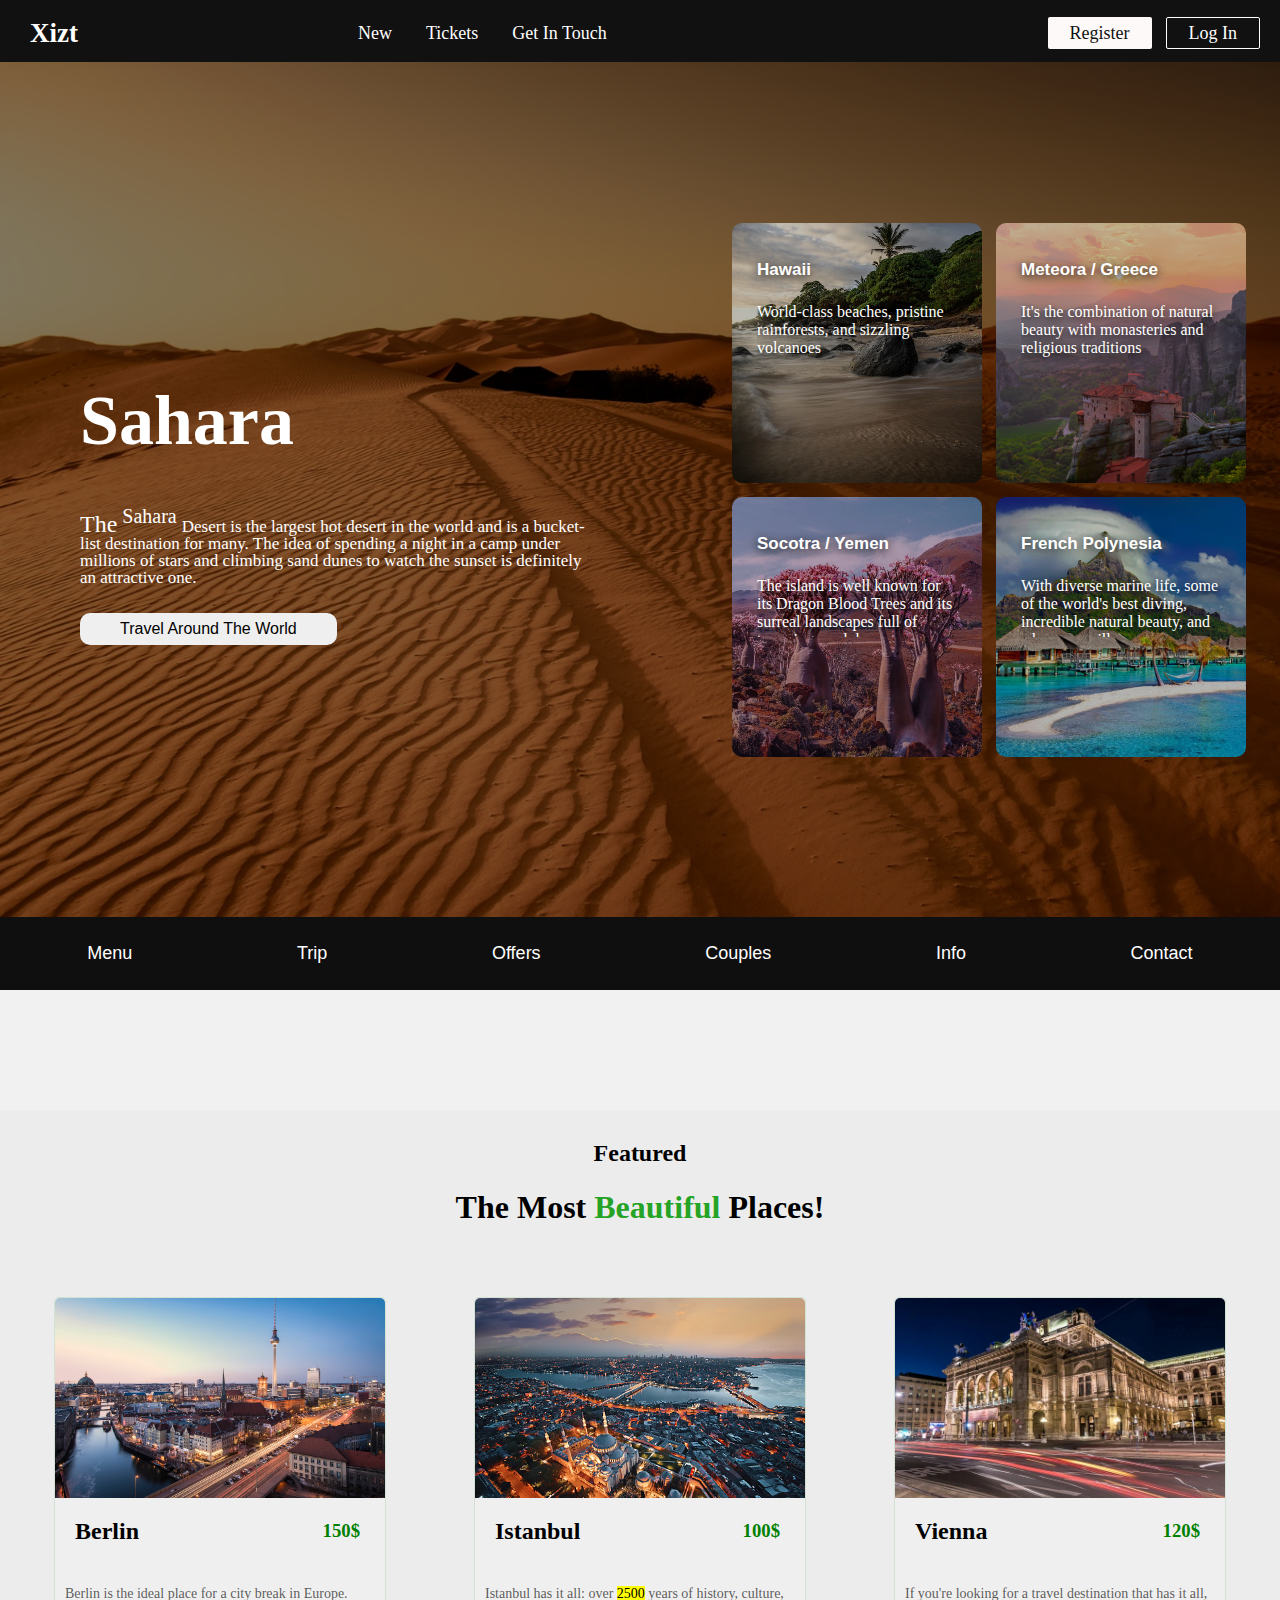
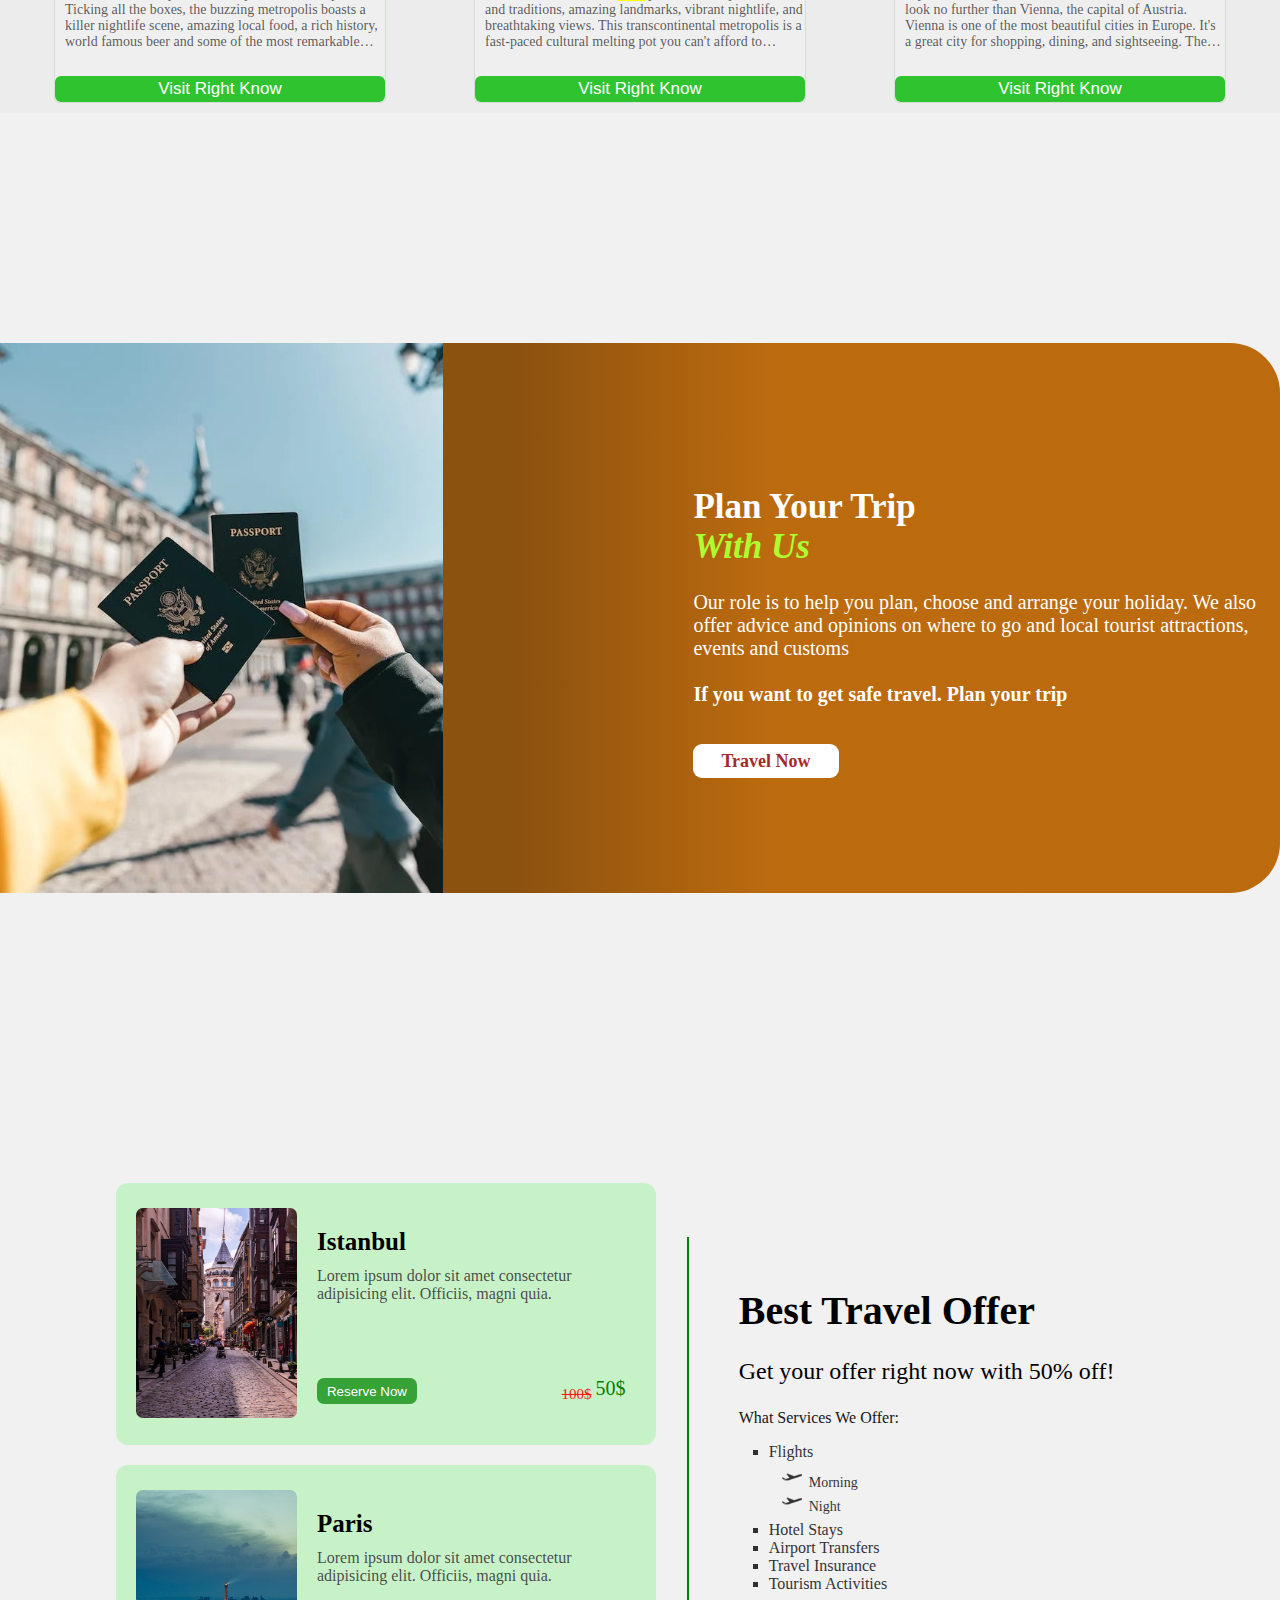
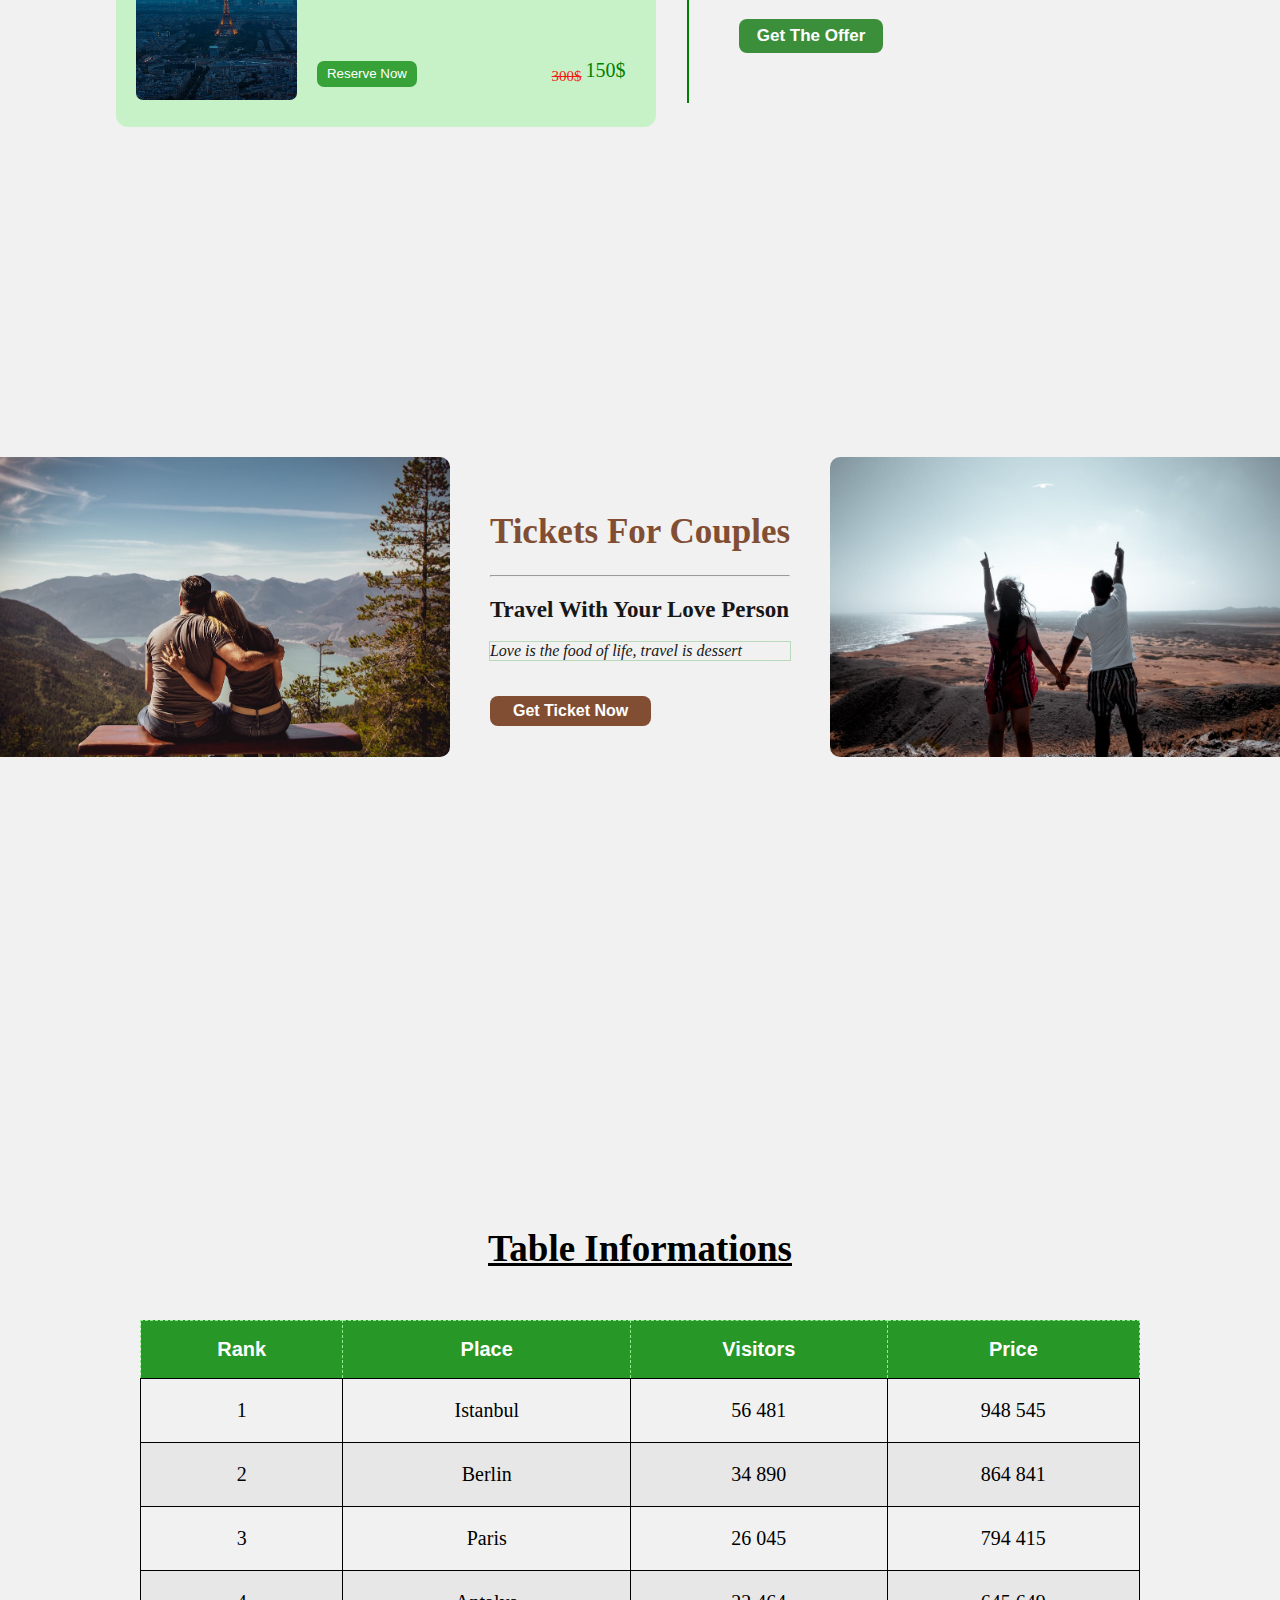
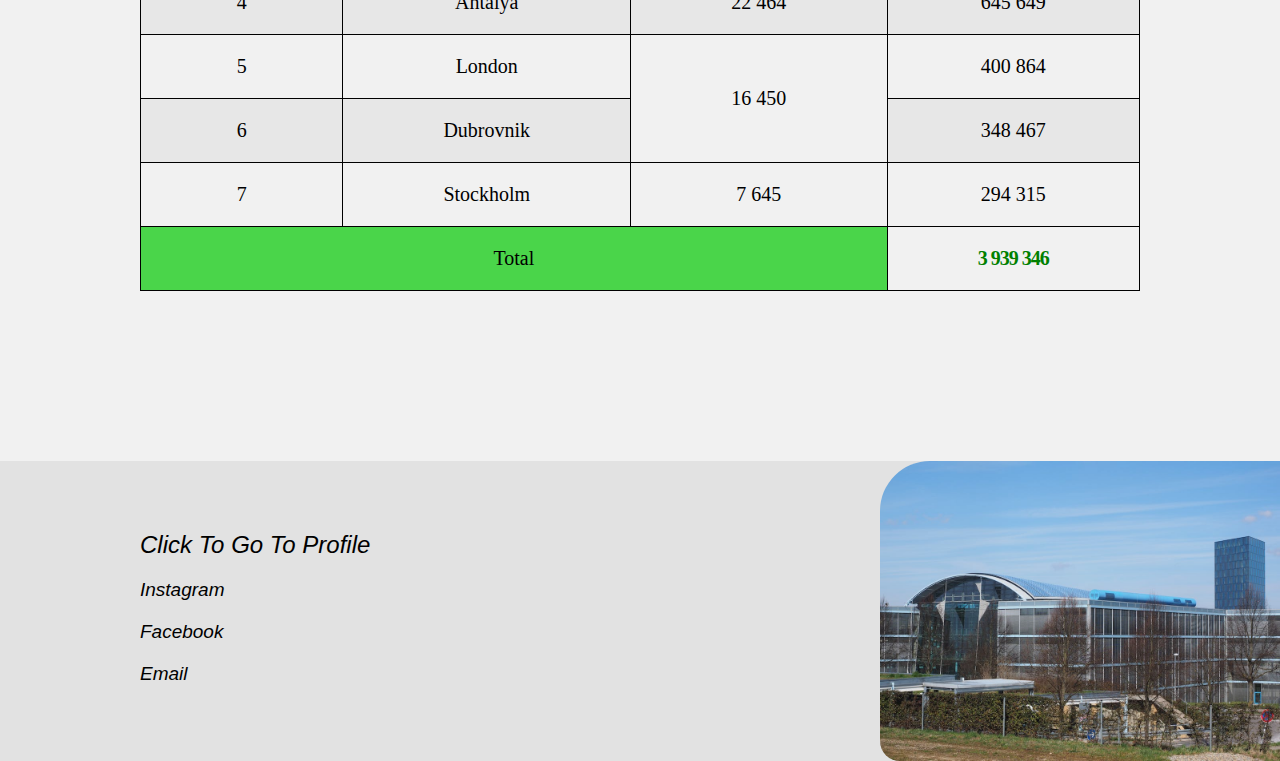
<file: Projekti/index.html>
<!DOCTYPE html>
<html lang="en">
<head>
    <meta charset="UTF-8">
    <meta http-equiv="X-UA-Compatible" content="IE=edge">
    <meta name="viewport" content="width=device-width, initial-scale=1.0">
    <title>Xizt</title>
    <link rel="stylesheet" href="style.css">
    <script>
        alert("Welcome")
    </script>
</head>
<body>
    <nav>
        <h1 id="company-name">Xizt</h1>
        <div class="nav-list" id="nav-list">
            <ul class="nav-menu" id="nav-menu">
                <li><a href="./new.html">New</a></li>
                <li><a href="./tickets.html">Tickets</a></li>
                <li><a href="./contact-us.html">Get In Touch</a></li>
            </ul>
            <ul class="sign-in" id="sign-in">
                <li id="register-btn"><a href="./register.html">Register</a></li>
                <li id="log-in-btn"><a href="./log-in.html">Log In</a></li>
            </ul>
        </div>
        <div class="hamburger" id="hamburger">
            <span></span>
            <span></span>
            <span></span>
        </div>
    </nav>

    <header>
        <div class="description">
            <h1>Sahara</h1>
            <p style="font-family:Georgia, 'Times New Roman', Times, serif; line-height: 17px"><font size="5">The<sup> Sahara </sup></font> Desert is the largest hot desert in the world and is a bucket-list destination for many. The idea of spending a night in a camp under millions of stars and climbing sand dunes to watch the sunset is definitely an attractive one.            </p>
            <button id="link-btn" onclick='location.href="./register.html"'>Travel Around The World</button>
        </div>
        <div class="col-images">
            <div class="col-cart" style="background-image: linear-gradient(rgba(0,0,0,0.25),rgba(0,0,0,0.3)), url('./images/hawaii.jpg');">
                <h4>Hawaii</h4>
                <p>World-class beaches, pristine rainforests, and sizzling volcanoes</p>
            </div>
            <div class="col-cart" style="background-image: linear-gradient(rgba(0,0,0,0.25),rgba(0,0,0,0.3)), url('./images/meteora-greece.jpg');">
                <h4>Meteora / Greece</h4>
                <p>It's the combination of natural beauty with monasteries and religious traditions</p>
            </div>
            <div class="col-cart" style="background-image: linear-gradient(rgba(0,0,0,0.25),rgba(0,0,0,0.3)), url('./images/socotra-yemen.jpg');">
                <h4>Socotra / Yemen</h4>
                <p>
                    The island is well known for its Dragon Blood Trees and its surreal landscapes full of towering sand dunes
                </p>
            </div>
            <div class="col-cart" style="background-image: linear-gradient(rgba(0,0,0,0.25),rgba(0,0,0,0.3)), url('./images/french-polynesia.jpg');">
                <h4>French Polynesia</h4>
                <p>
                    With diverse marine life, some of the world's best diving, incredible natural beauty, and a heavy vanilla    
                </p>
            </div>
        </div>
    </header>
    
    <div class="home-nav">
        <ul class="home-nav-menu">
            <li><a href="#menu">Menu</a></li>
            <li><a href="#trip">Trip</a></li>
            <li><a href="#offers">Offers</a></li>
            <li><a href="#couples">Couples</a></li>
            <li><a href="#info">Info</a></li>
            <li><a href="#contact">Contact</a></li>
        </ul>
    </div>

    <main id="menu">
        <h2>Featured</h2>
        <h1>The Most <span id="beautiful">Beautiful</span> Places!</h1>
        <div class="places">
            <div class="cart">
                <div class="background-image" style="background-image: url('./images/berlin.jpg')"></div>
                <div class="country-price">
                    <h2>Berlin</h2>
                    <h3>150$</h3>
                </div>
                <div class="places-description">
                    <p>
                        Berlin is the ideal place for a city break in Europe. Ticking all the boxes, the buzzing metropolis boasts a killer nightlife scene, amazing local food, a rich history, world famous beer and some of the most remarkable sights and museums in the world
                    </p>
                    <button>Visit Right Know</button>
                </div>
            </div>
            <div class="cart">
                <div class="background-image" style="background-image: url('./images/turkey.jpg')"></div>
                <div class="country-price">
                    <h2>Istanbul</h2>
                    <h3>100$</h3>
                </div>
                <div class="places-description">
                    <p>
                        Istanbul has it all: over <mark>2500</mark> years of history, culture, and traditions, amazing landmarks, vibrant nightlife, and breathtaking views. This transcontinental metropolis is a fast-paced cultural melting pot you can't afford to miss.The most famous landmarks are Hagia Sophia tour, the house of the Ottoman Sultans: Topkapı Palace, with its blue ceramics:
                    </p>
                    <button>Visit Right Know</button>
                </div>
            </div>
            <div class="cart">
                <div class="background-image" style="background-image: url('./images/vienna.jpg')"></div>
                <div class="country-price">
                    <h2>Vienna</h2>
                    <h3>120$</h3>
                </div>
                <div class="places-description">
                    <p>
                        If you're looking for a travel destination that has it all, look no further than Vienna, the capital of Austria. Vienna is one of the most beautiful cities in Europe. It's a great city for shopping, dining, and sightseeing. The City of Vienna offers an incredible mix of culture, food and history.
                    </p>
                    <button>Visit Right Know</button>
                </div>
            </div>
        </div>
    </main>

    <section id="trip">
        <img src="./images/travel-with-us.png" width="970px" height="550px" alt="Travel With Us" title="travel-with-us">
        <div class="section-text">
            <h1>Plan Your Trip<br /> <i id="with-us">With Us</i></h1>
            <p>Our role is to help you plan, choose and arrange your holiday.
                We also offer advice and opinions on where to go and local tourist attractions, events and customs<br /><br />
                <b>If you want to get safe travel. Plan your trip</b>
            </p>
            <a href="./register.html" class="travel-link">Travel Now</a>
        </div>
    </section>

    <article id="offers">
        <div class="our-offers">
            <div class="offer">
                <img src="./images/Instanbul.jpg" alt="Istanbul" title="Istanbul">
                <div class="offer-text">
                    <h3>Istanbul</h3>
                    <p class="offer-description">Lorem ipsum dolor sit amet consectetur adipisicing elit. Officiis, magni quia.</p>
                    <div class="price">
                        <button onclick='location.href="./register.html"'>Reserve Now</button>
                        <p>
                            <sub><del>100$</del></sub>
                            <span>50$</span>
                        </p>
                    </div>
                </div>
            </div>
            <div class="offer">
                <img src="./images/paris.jpg" alt="Berlin" title="Berlin">
                <div class="offer-text">
                    <h3>Paris</h3>
                    <p class="offer-description">Lorem ipsum dolor sit amet consectetur adipisicing elit. Officiis, magni quia.</p>
                    <div class="price">
                        <button onclick='location.href="./register.html"'>Reserve Now</button>
                        <p>
                            <sub><del>300$</del></sub>
                            <span>150$</span>
                        </p>
                    </div>
                </div>
            </div>
        </div>
        <div class="about-offers">
            <h1>Best Travel Offer</h1>
            <h3 style="font-weight: 500; font-size: 24px;">Get your offer right now with 50% off!</h3>
            <p>What Services We Offer:</p>
            <ol>
                <li>Flights
                    <ul style=" margin: 6px 0;">
                        <li style="font-size: 14px;">Morning</li>
                        <li style="font-size: 14px;">Night</li>
                    </ul>
                </li>
                <li>Hotel Stays</li>
                <li>Airport Transfers</li>
                <li>Travel Insurance</li>
                <li>Tourism Activities</li>
            </ol>
            <button onclick='location.href="./register.html"'>Get The Offer</button>
        </div>
    </article>

    <div id="couples">
        <div class="travel-for-couples">
            <img class="first-couple-image" src="./images/romantic1.jpg" alt="">
            <div>
                <h1>Tickets For Couples</h1>
                <hr />
                <h2>Travel With Your Love Person</h2>
                <p>Love is the food of life, travel is dessert</p>
                <button onclick='location.href="./register.html"'>Get Ticket Now</button>
            </div>
            <img class="second-couple-image" src="./images/romantic.jpg" alt="">
        </div>
    </div>

    <div class="information-table" id="info">
        <div class="tables">
            <h1><u>Table Informations</u></h1>
            <table cellpadding="1px" cell-margin="1px">
                <tr>
                    <th>Rank</th>
                    <th>Place</th>
                    <th>Visitors</th>
                    <th>Price</th>
                </tr>
                <tr>
                    <td>1</td>
                    <td>Istanbul</td>
                    <td>56 481</td>
                    <td>948 545</td>
                </tr>
                <tr style="background-color: rgba(172, 172, 172, 0.128)">
                    <td>2</td>
                    <td>Berlin</td>
                    <td>34 890</td>
                    <td>864 841</td>
                </tr>
                <tr>
                    <td>3</td>
                    <td>Paris</td>
                    <td>26 045</td>
                    <td>794 415</td>
                </tr>
                <tr style="background-color: rgba(172, 172, 172, 0.128)">
                    <td>4</td>
                    <td>Antalya</td>
                    <td>22 464</td>
                    <td>645 649</td>
                </tr>
                <tr>
                    <td>5</td>
                    <td>London</td>
                    <td rowspan="2">16 450</td>
                    <td>400 864</td>
                </tr>
                <tr style="background-color: rgba(172, 172, 172, 0.128)">
                    <td>6</td>
                    <td>Dubrovnik</td>
                    <td>348 467</td>
                </tr>
                <tr>
                    <td>7</td>
                    <td>Stockholm</td>
                    <td>7 645</td>
                    <td>294 315</td>
                </tr>
                <tr class="total-table-information">
                    <td colspan="3">Total</td>
                    <td>3 939 346</td>
                </tr>
            </table>
        </div>
    </div>

    <footer id="contact">
        <address>
            <ul>
                <li>Click To Go To Profile</li>
                <li><a href="https://www.instagram.com/erblin.shabanni" target="_blank">Instagram</a></li>
                <li><a href="https://www.facebook.com/erblincr7">Facebook</a></li>
                <li><a href="https://www.gmail.com" target="_blank">Email</a></li>
            </ul>
        </address>
        <img src="./images/company.jpg" alt="">
    </footer>

    <script src="./script.js"></script>
</body>
</html>
</file>
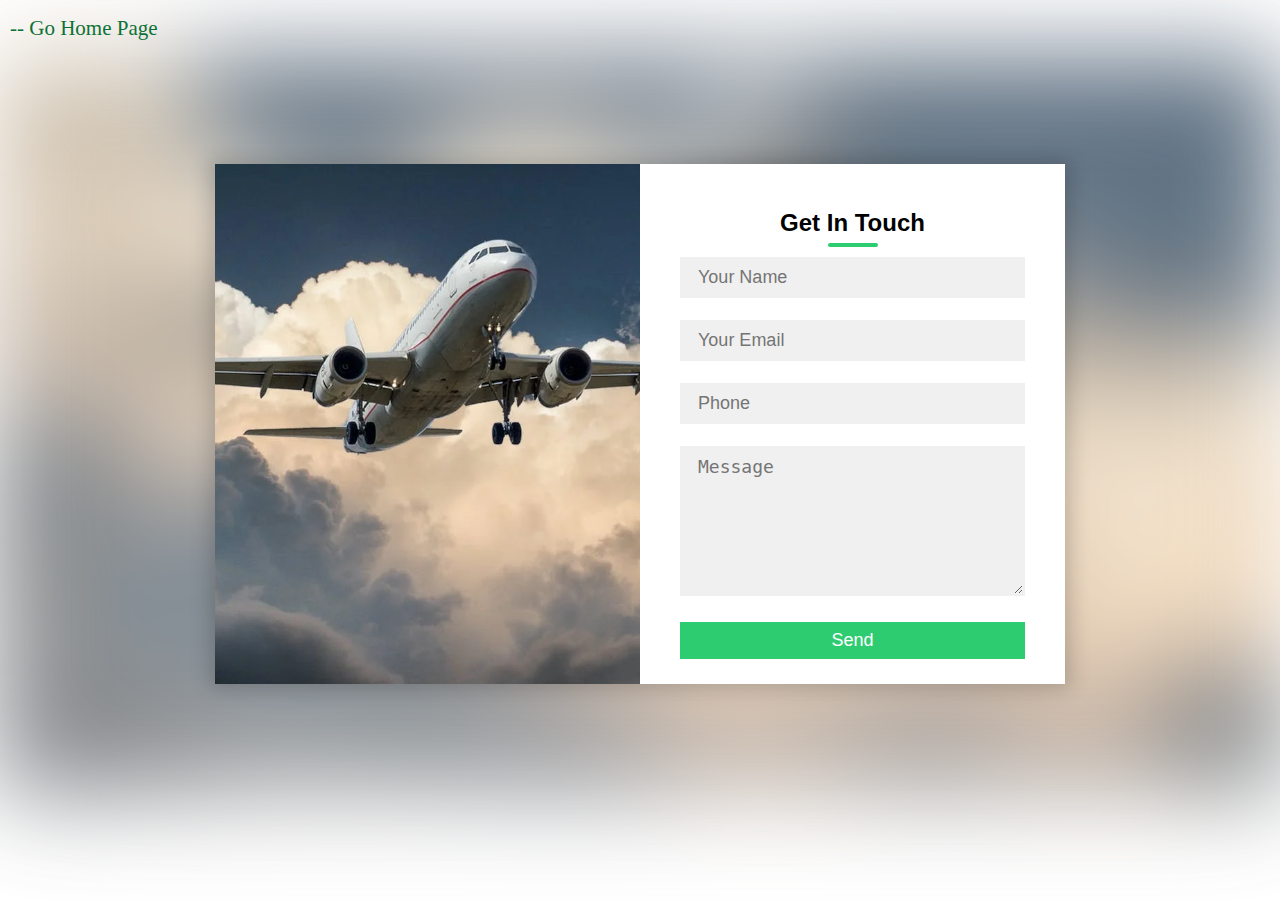
<file: Projekti/contact-us.html>
<!DOCTYPE html>
<html lang="en">
<head>
    <meta charset="UTF-8">
    <meta http-equiv="X-UA-Compatible" content="IE=edge">
    <meta name="viewport" content="width=device-width, initial-scale=1.0">
    <title>Document</title>
    <style>
        *{
            box-sizing: border-box;
        }
        
        body{
            height: 96vh;
            width: 100%;
            padding: 0;
            margin: 0;
        }
        
        #go-home{
            color: #0d7137;
            padding: 10px;
            text-decoration: none;
            font-size: 21px;
        }
        
        .container{
            position: relative;
            width: 100%;
            height: 85%;
            display: flex;
            justify-content: center;
            align-items: center;
            padding: 20px 100px;
        }
        
        .container:after{
            content: '';
            position: absolute;
            width: 100%;
            height: 100%;
            left: 0;
            top: 0;
            background: url("./images/plane.jpg") no-repeat center;
            background-size: cover;
            filter: blur(50px);
            z-index: -1;
            opacity: 0.75;
        }
        
        .contact-box{
            width: 850px;
            display: grid;
            grid-template-columns: 1fr 1fr;
            align-items: center;
            text-align: center;
            background-color: #fff;
            box-shadow: 0px 0px 19px 5px rgba(0,0,0,0.19);
        }
            
        .left{
            background: url("./images/plane.jpg") no-repeat center;
            background-size: cover;
            height: 100%;
        }
        
        .right{
            padding: 25px 40px;
        }
        
        h2{
            position: relative;
            padding: 0 0 10px;
            margin-bottom: 10px;
            font-family: 'Quicksand', sans-serif;
        }
        
        h2:after{
            content: '';
            position: absolute;
            left: 50%;
            bottom: 0;
            transform: translateX(-50%);
            height: 4px;
            width: 50px;
            border-radius: 2px;
            background-color: #2ecc71;
        }
        
        .field{
            width: 100%;
            border: 2px solid rgba(0, 0, 0, 0);
            outline: none;
            background-color: rgba(230, 230, 230, 0.6);
            padding: 8px 16px;
            font-size: 18px;
            margin-bottom: 22px;
            transition: .3s;
        }
        
        .field:hover{
            background-color: rgba(0, 0, 0, 0.1);
        }
        
        textarea{
            height: 150px;
        }
        
        .btn{
            width: 100%;
            padding: 8px 16px;
            background-color: #2ecc71;
            color: #fff;
            font-size: 18px;
            border: none;
            outline: none;
            cursor: pointer;
            transition: .3s;
        }
        
        .btn:hover{
            background-color: #1b7f45;
        }
        
        .field:focus{
            border: 2px solid rgba(30,85,250,0.47);
            background-color: #fff;
        }
        
        @media screen and (max-width: 1024px){
            .container{
                margin-top: 100px;
            }
            .contact-box{
                grid-template-columns: 1fr;
            }
            .left{
                height: 200px;
            }
        }

        @media screen and (max-width: 700px) {
            #go-back {
                position: absolute;
                top: 0;
                z-index: 999;
            }
            
            #go-home {
                font-size: 23px;
            }

            .container {
                padding: 0;
                margin-top: 91px;
            }
            
            .contact-box {
                width: 300px;
                box-shadow: 0px 0px 3px 0px rgba(0,0,0,0.05);
            }

            .right{
                padding: 5px;
            }

            body{
            height: 86vh;
            width: 100%;
        }
        
        .container{
            position: relative;
            width: 100%;
            height: 90%;
            display: flex;
            justify-content: center;
            align-items: center;
            padding: 0;
        }

        .field{
            width: 85%;
            padding: 8px 16px;
            font-size: 18px;
            margin-bottom: 15px;
            transition: .3s;
        }

        #textarea {
            height: 80px;
            padding: 0;
        }

        }
        </style>
</head>
<body>
    <p id="go-back"><a href="./index.html" id="go-home">-- Go Home Page</a></p>

    <div class="container">
        <div class="contact-box">
            <div class="left"></div>
            <div class="right">
                <h2>Get In Touch</h2>
                <form action="">
                    <input type="text" name="name" class="field" placeholder="Your Name" required>
                    <input type="email" name="email" class="field" placeholder="Your Email">
                    <input type="number" name="phone" class="field" placeholder="Phone">
                    <textarea id="textarea" name="message" placeholder="Message" class="field" required></textarea>
                    <input type="submit" class="btn" value="Send"/>
                </form>
            </div>
        </div>
    </div>
</body>
</html>
</file>
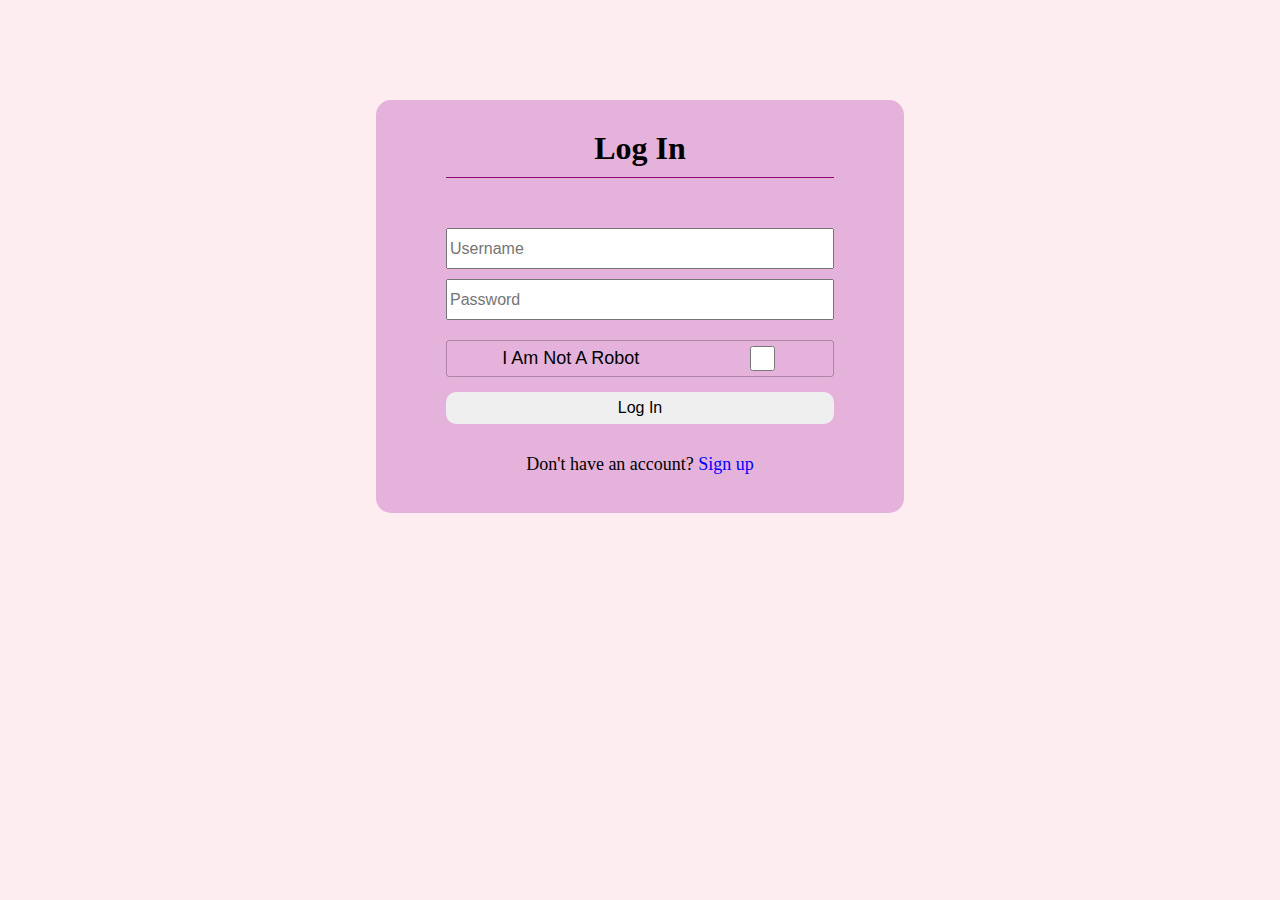
<file: Projekti/log-in.html>
<!DOCTYPE html>
<html lang="en">
<head>
    <meta charset="UTF-8">
    <meta http-equiv="X-UA-Compatible" content="IE=edge">
    <meta name="viewport" content="width=device-width, initial-scale=1.0">
    <title>Register</title>
    <style>
        body{
            background-color: rgba(253, 199, 208, 0.324);
        }

        main {
            display: flex;
            justify-content: center;
            margin-top: 100px;
        }
        
        .container {
            padding: 20px 70px;
            background-color: rgba(154, 2, 154, 0.251);
            border-radius: 15px;
        }

        .container h1 {
            padding: 10px;
            margin: 0 0 50px 0;
            text-align: center;
            border-bottom: 1px solid rgb(147, 9, 115);
        }

        form input[type=text], form input[type=password] {
            display: block;
            margin: 10px 0;
            width: 380px;
            height: 35px;
            font-size: 16px;
        }

        form div {
            display: flex;
            align-items: center;
            justify-content: space-around;
            border-radius: 3px;
            border: 1px solid rgba(0, 0, 0, 0.244);
            padding: 2px;
        }
        
        form div label {
            font-size: 18px;
            font-family: Arial, Helvetica, sans-serif;
        }

        form div input[type=checkbox] {
            width: 25px;
            align-items: center;
            height: 25px;
        }

        form input[type=submit] {
            border: 0;
            width: 100%;
            margin-top: 15px;
            padding: 7px 0;
            border-radius: 10px;
            font-family: Arial, Helvetica, sans-serif;
            font-size: 16px;
            cursor: pointer;
        }

        form input[type=submit]:hover {
            background-color: lightblue;
            transition: all 0.2;
        }
        
        .container p{
            margin-top: 30px;
            text-align: center;
            font-size: 18px;
        }

        .container p a {
            text-decoration: none;
            color: blue
        }
    </style>
</head>
<body>
    <main>
        <div class="container">
            <h1>Log In</h1>
            <form action="" id="log-in-forn">
                <input type="text" id="username" name="username" placeholder="Username" required>
                <p id="username-error" style="color: red; margin: 0px; font-weight: 500; font-family: Arial, Helvetica, sans-serif; display: none;">Incorrect Username</p>
                <input type="password" id="password" name="password" placeholder="Password" required>
                <p id="password-error" style="color: red; margin: 0px; font-weight: 500; font-family: Arial, Helvetica, sans-serif; display: none;">Incorrect Password</p>
                <div style="margin-top: 20px;">
                    <label for="not-robot">I Am Not A Robot</label>
                    <input id="not-robot" name="not-robot" type="checkbox" required>
                </div>
                <input type="submit" value="Log In">
            </form>
            
            <p>Don't have an account? <a href="./register.html">Sign up</a></p>
        </div>
    </main>

    <script>
        const logInForm = document.getElementById('log-in-forn');

        logInForm.addEventListener('submit', (event) => {
            event.preventDefault();

            const usernameVal = document.getElementById('username').value
            const passwordVal = document.getElementById('password').value

            if (usernameVal === localStorage.getItem('username') && (passwordVal === localStorage.getItem('password'))) {
                alert("Log In Successful");
                
                document.getElementById('username-error').style.display = "none"
                document.getElementById('password-error').style.display = "none";

                window.open('./index.html')
            } else {
                document.getElementById('username-error').style.display = "block"
                document.getElementById('password-error').style.display = "block"
            }
        })
    </script>
</body>
</html>
</file>
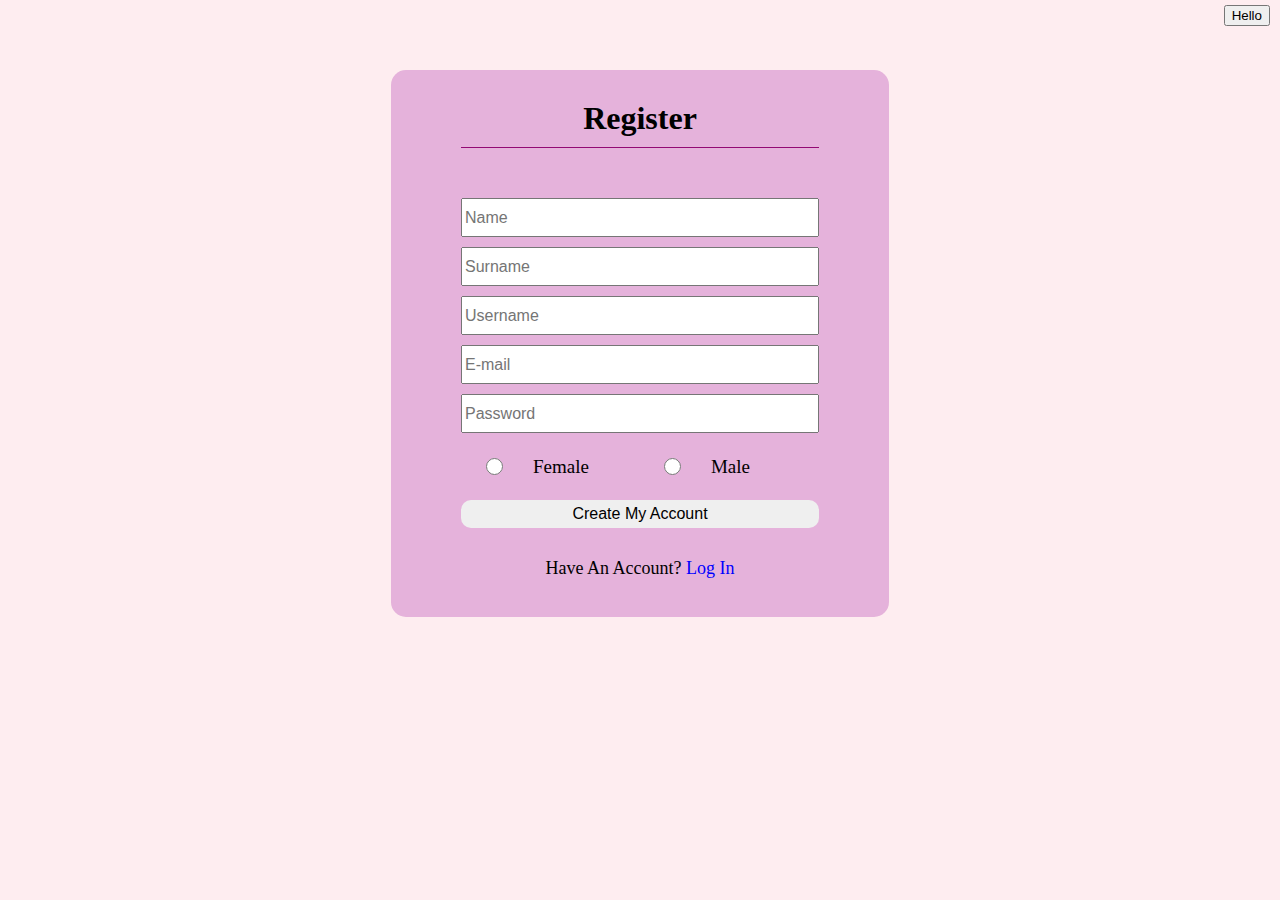
<file: Projekti/register.html>
<!DOCTYPE html>
<html lang="en">
<head>
    <meta charset="UTF-8">
    <meta http-equiv="X-UA-Compatible" content="IE=edge">
    <meta name="viewport" content="width=device-width, initial-scale=1.0">
    <title>Register</title>
    <style>
        body{
            background-color: rgba(253, 199, 208, 0.324);
        }

        main {
            display: flex;
            justify-content: center;
            margin-top: 70px;
        }
        
        .container {
            padding: 20px 70px;
            background-color: rgba(154, 2, 154, 0.251);
            border-radius: 15px;
        }

        .container h1 {
            padding: 10px;
            margin: 0 0 50px 0;
            text-align: center;
            border-bottom: 1px solid rgb(147, 9, 115);
        }

        form input[type=text], form input[type=password], form input[type=email] {
            display: block;
            margin-top: 10px;
            width: 350px;
            height: 33px;
            font-size: 16px;
        }

        .gender {
            display: flex;
            align-items: center;
        }
        
         form label {
            font-size: 19px;
            padding: 0 50px 0 5px;
        }

        form input[type=radio] {
            margin: 25px;
            width: 17px;
            height: 17px;
        }

        form input[type=submit] {
            border: 0;
            width: 100%;
            padding: 5px 0;
            border-radius: 10px;
            font-family: Arial, Helvetica, sans-serif;
            font-size: 16px;
            cursor: pointer;
        }

        form input[type=submit]:hover {
            background-color: lightblue;
            transition: all 0.2;
        }

        .container p{
            margin-top: 30px;
            text-align: center;
            font-size: 18px;
        }
        
        .container p a {
            text-decoration: none;
            color: blue
        }
    </style>
</head>
<body>
    <button style="position: absolute; top: 5px; right: 10px" id="hello">Hello</button>
    <main>
        <div class="container">
            <h1>Register</h1>
            <form action="" id="register-form">
                <input type="text" id="name" name="name" placeholder="Name" required>
                <input type="text" id="surname" name="surname" placeholder="Surname" required>
                <input type="text" id="username" name="username" placeholder="Username" required/>
                <input type="email" id="email" name="email" placeholder="E-mail" required>
                <input type="password" id="password" placeholder="Password" required>
                <div class="gender">
                    <input type="radio" class="genderVal" id="female" name="gender" value="Female" required>
                    <label for="female">Female</label>
                    <input type="radio" class="genderVal" id="male" name="gender" value="Male" required>
                    <label for="male">Male</label><br />
                </div>
                <input id="create-account-btn" type="submit" value="Create My Account">
            </form>
            
            <p id="ne" class="neanna">Have An Account? <a href="./log-in.html">Log In</a></p>
        </div>
    </main>

    <script>
        const name = document.getElementById('name')
        const surname = document.getElementById('surname')
        const username = document.getElementById('username')
        const email = document.getElementById('email')
        const password = document.getElementById('password');
        const registerForm = document.getElementById('register-form')

        registerForm.addEventListener('submit', () => {
            data()
        })
        const data = () => {
            localStorage.setItem('name', name.value);
            localStorage.setItem('surname', surname.value);
            localStorage.setItem('username', username.value);
            localStorage.setItem('email', email.value);
            localStorage.setItem('password', password.value);
        }

        const hello = document.getElementById('hello');

        hello.addEventListener('click', () => {
            alert("Hello! Welcome")
        })
    </script>
</body>
</html>
</file>
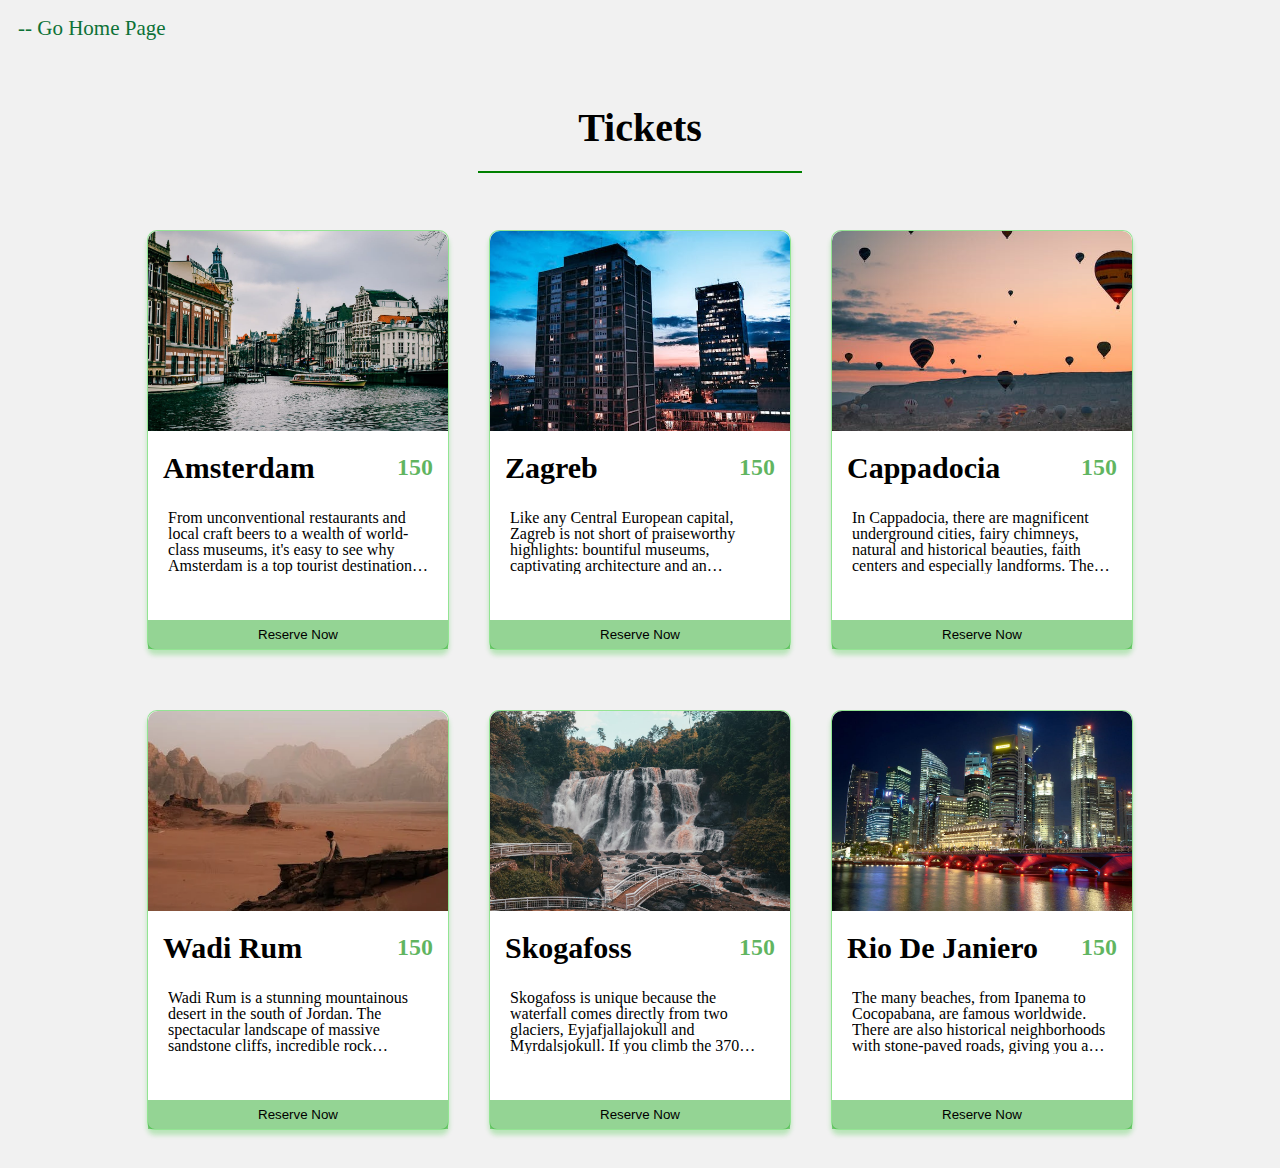
<file: Projekti/tickets.html>
<!DOCTYPE html>
<html lang="en">
<head>
    <meta charset="UTF-8">
    <meta http-equiv="X-UA-Compatible" content="IE=edge">
    <meta name="viewport" content="width=device-width, initial-scale=1.0">
    <title>Tickets</title>
    <style>
        body {
            background-color: #f1f1f1;
        }
        
        #go-home{
            color: #0d7137;
            padding: 10px;
            text-decoration: none;
            font-size: 21px;
        }

        #ticket {
            display: flex;
            justify-content: center;
            align-items: center;
            flex-direction: column;
        }

        #ticket-title {
            font-size: 40px;
            padding: 20px 100px;
            border-bottom: 2px solid green;
        }

        .menuList {
            display: grid;
            grid-template-columns: 1fr 1fr 1fr;
            place-items: center;
        }

        .list {
            background-color: #fff;
            border: 1px solid rgba(9, 194, 9, 0.438);
            box-shadow: 0 5px 5px rgba(2, 187, 2, 0.237);
            position: relative;

            border-radius: 10px 10px 8px 8px;
            width: 300px;
            height: 418px;
            margin: 30px 20px;
        }

        .background-image {
            height: 200px;
            background-size: cover;
            background-position: center;
            background-repeat: no-repeat;
            border-radius: 10px 10px 0 0;
        }

        .background-image:hover {
            transform: scale(1.01);
            background-position: bottom;
            transition: transform ease-in-out 0.5s;
        }

        .price {
            display: flex;
            align-items: center;
            justify-content: space-between;   
        }

        .price h1 {
            margin-left: 15px;
            font-size: 30px;
        }

        .price h2 {
            margin-right: 15px;
            color: rgba(1, 138, 1, 0.626);
        }

        .list p {
            margin: 5px 20px;
            line-height: 16px;

            text-overflow: ellipsis;
            display: -webkit-box;
            -webkit-line-clamp: 4;
            -webkit-box-orient: vertical;
            overflow: hidden;
        }

        #reserve-btn {
            border: 0;
            position: absolute;
            bottom: 0;
            width: 100%;
            padding: 7px 0;
            background-color: rgba(19, 161, 19, 0.455);
            cursor: pointer;
        }

        .ticket-preview {
            position: fixed;
            top: 0;
            left: 0;
            height: 100vh;
            width: 100%;
            background: rgba(0,0,0,0.8);
            display: none;
            align-items: center;
            justify-content: center;
             
        }

        .ticket-preview-active {
            display: flex !important;
        }

        .ticket-preview .preview {
            display: none;
            padding: 32px 32px 70px 32px;
            text-align: center;
            background: #fff;
            position: relative;
            margin: 32px;
            width: 800px;
        }
        
        .ticket-preview .active{
            display: inline-block
        }

        .hamburger {
            position: absolute;
            top: 10px;
            right: 15px;
        }

        .hamburger span {
            width: 27px;
            height: 4px;
            margin-top: 4px;
            background-color: #111;
            display: flex;
        }

        .hamburger span:nth-child(1) {
            transform: translateY(8px) rotate(45deg);
        }
        
        .hamburger span:nth-child(2) {
            opacity: 0;
        }
        
        .hamburger span:nth-child(3) {
            transform: translateY(-8px) rotate(-45deg);
        }

        .preview-text {
            display: flex;
        }

        .preview-description {
            background-color: #f1f1f1;
            margin-left: 45px;
            padding: 0 74px;
            width: 280px;
        }

        form label {
            font-size: 18px;
        }

        form input {
            margin: 7px 0;
            width: 250px;
            height: 23px
        }

        #reserve-now-btn {
            border: 0;
            background-color: lightgreen;
            width: 100%;
            height: 26px;
            border-radius: 8px;
            cursor: pointer;
        }

        @media only screen and (max-width: 1024px) {
            .menuList {
                grid-template-columns: 1fr 1fr;
            }
            
            .active {
                width: 200px;
                padding: 0 !important;
            }

            .preview-text {
                flex-direction: column;
            }
            
            .preview-text img {
                margin: 0 auto;
            }

            .preview-description{
                margin: 20px auto;
                padding: 0 74px;
                width: 280px;
            }
        }

        @media only screen and (max-width: 768px) {
            .menuList {
                grid-template-columns: 1fr;
            }
        }
    </style>
</head>
<body onload="Ticket.display()">
    <p><a href="./index.html" id="go-home">-- Go Home Page</a></p>

    <main id="ticket">
        <h1 id="ticket-title" align="center">Tickets</h1>
        <div id="menuList" class="menuList">
        </div>
    </main>

    <div class="ticket-preview" id="ticket-preview">
    </div>

    <script src="places.js"></script>
    <script>   

    const ticketPreview = document.getElementById('ticket-preview')

class Ticket {
    static display() {
        let _tickets = '';
        if(places.city.length > 0) {
            places.city.map(city => {
                _tickets += `
                <div class="list">
                    <div class="background-image" style="background-image: url('${city.image}')"></div>
                    <div class="price">
                        <h1>${city.name}</h1>
                        <h2>${city.price}</h2>
                    </div>
                    <p>
                        ${city.description}
                    </p>
                    <button id="reserve-btn" onclick='(reserveTicket("${city.id}"))'>Reserve Now</button>
                </div>
                `
            })
        }
        document.getElementById('menuList').innerHTML = _tickets
    }

    static ticket(id) {
        let _ticket = '';
        if(places.city.length > 0) {
            places.city.filter(city => {
                if(city.id == id) {
                    return city
                } else {
                    return null
                }
            }).map(city => {
                _ticket += `
                    <div class="preview" id="preview" style="position: relative">
                        <div class="hamburger" id="hamburger">
                            <span></span>
                            <span></span>
                            <span></span>
                        </div>
                        <div class="preview-text">
                            <img src='${city.image}' width="300px" height="300px"/>
                            <div class="preview-description">
                                <h1 class="${city.name}" id="place-name" style="margin-top: 1px">${city.name}</h1>
                                <form id="ticket-form">
                                    <label for="cardholder-name">Cardholder Name</label><br />
                                    <input name="cardholder-name" id="cardholder-name" placeholder="Cardholder Name" required/><br />
                                    <label for="card-number">Card Number</label><br />
                                    <input type="number" name="card-number" id="card-number" placeholder="Card Number" required/><br />
                                    <label for="">Tickets Details</label><br />
                                    <div style="display: flex; justify-content: center;">
                                        <input type="number" id="number-of-tickets" placeholder="Number OF Tickets" required style="width: 125px; margin-right: 15px"/>
                                        <input type="date" id="start-trip" name="trip-start" value="2023-01-13" min="2023-01-01" max="2023-12-31">
                                    </div>
                                    <input type="submit" id="reserve-now-btn" value="Reserve Now"/>
                                </form>
                            </div>
                        </div>
                    </div>
                `
            })
        }
        ticketPreview.innerHTML = _ticket
        ticketPreview.classList.toggle("ticket-preview-active")
        document.getElementById('preview').classList.toggle("active");
        ticket()

        closeTicket()
    }
}

    function reserveTicket(id) {
        Ticket.ticket(id);
        Ticket.display()
    }

    function closeTicket() {
        const hamburger = document.getElementById('hamburger')     
    
        hamburger.addEventListener('click', () => {
            ticketPreview.classList.remove('ticket-preview-active')
        })
    }
    
    function x() {

        const cardholderName = document.getElementById('cardholder-name');
        const cardNumber = document.getElementById('card-number');
        const numberOfTickets = document.getElementById('number-of-tickets')
        const startTrip = document.getElementById('start-trip');
    

        localStorage.setItem('cardholder-name', cardholderName.value);
        localStorage.setItem('card-number', cardNumber.value);
        localStorage.setItem('numberOfTickets', numberOfTickets.value);
        localStorage.setItem('startTrip', startTrip.value);
    }

    
    function ticket() {
        const ticketForm = document.getElementById('ticket-form');
        ticketForm.addEventListener('submit', () => {
        x()
    })}
    </script>
</body>
</html>
</file>
<file: Projekti/style.css>
html{
    scroll-behavior: smooth;
}

body {
    margin: 0;
    padding: 0;
    background-color: #f1f1f1;
}

nav {
    background-color: #111;
    display: flex;
    align-items: center;
    justify-content: space-between;
    z-index: 999;
}

#company-name {
    color: #fff;
    margin-left: 30px;
    font-size: 27px;
    cursor: pointer;
    margin-right: 180px;
}

.nav-list {
    display: flex;
    width: 100%;
    justify-content: space-between;
}

.nav-menu {
    margin-left: 45px;
}

.nav-menu li {
    display: inline;
    list-style: none;
}

.nav-menu li a{
    text-decoration: none;
    font-size: 18px;
    color: #fff;
    margin: 0 15px;
    cursor: pointer;
}

.nav-menu li a:hover {
    color: #b8b4b4;
    transition: all 0.1s;
}

.sign-in {
    margin-right: 20px;
}

.sign-in li {
    display: inline;
    list-style: none;
}

.sign-in li a {
    font-size: 18px;
    text-decoration: none;
}

#log-in-btn a{
    border: 1px solid #fff;
    border-radius: 2px;
    padding: 5px 22px;
    color: #fff;
    cursor: pointer;
}

#log-in-btn a:hover {
    background-color: #fef9f9;
    color: #111;
    box-shadow: 0 2px 17px rgba(255, 255, 255, 0.351);
    transition: all ease 0.3s;
}

#register-btn a{
    padding: 6px 22px;
    background-color: #fef9f9;
    border-radius: 2px;
    color: #111;
    margin-right: 10px;
    cursor: pointer;
}

#register-btn a:hover {
    background-color: #f1f1f158;
    color: #fff;
    border: 1px solid #fff;
    box-shadow: 0 2px 17px rgba(255, 255, 255, 0.351);
    transition: all ease 0.3s;
}

.hamburger {
    display: none;
}

header {
    height: 95vh;
    background-image: linear-gradient(rgba(0,0,0,0.5),rgba(0,0,0,0.5)), url('./images/background.png');
    background-size: cover;
    background-repeat: no-repeat;
    background-position: center;
    display: flex;
    align-items: center;
    margin-top: -5px;
}

.description {
    margin-left: 80px;
    width: 50%;
}

#link-btn {
    border: 0;
    margin-top: 10px;
    padding: 7px 40px;
    font-size: 16px;
    border-radius: 10px;
    font-family: Arial, Helvetica, sans-serif;
    font-weight: 500;
    cursor: pointer;
}

#link-btn:hover {
    background-color: #151515;
    color: #fff;
    transition: all 0.2s;
}

.description h1{
    color: #fff;
    font-size: 70px;
}

.description p {
    color: #fff;
    line-height: 15px;
    font-size: 17px;
    width: 80%;
}

.col-images{
    margin-left: 50px;
    display: grid;
    grid-template-columns: 1fr 1fr;
    margin: 200px 5px;
}

.col-cart {
    width: 200px;
    height: 230px;
    padding: 15px 25px;
    margin: 7px;
    display: inline-block;
    border-radius: 10px;
    background-size: cover;
    background-position: center;
}

.col-cart:hover{
    transform: translateY(-8px);
    transition: all 0.23s;
}

.col-cart h4 {
    color: #fff;
    font-family: Arial, Helvetica, sans-serif;
    font-size: 17px;
    text-shadow: 0 2px 10px #111;
}

.col-cart p{
    text-shadow: 0 3px 7px #111;
    height: 60px;
    text-overflow: ellipsis;
    overflow: hidden;
    color: #fff
}

.home-nav {
    background-color: rgb(15, 15, 15);
    display: flex;
}

.home-nav ul {
    display: flex;
    justify-content: space-around;
    width: 100%;
    padding: 10px 5px;
}

.home-nav ul li {
    list-style: none;
}

.home-nav ul li a{
    color: #fff;
    text-decoration: none;
    font-size: 18px;
    font-family: Arial, Helvetica, sans-serif;
    font-weight: 500;
}

main {
    margin-top: 120px;
    text-align: center;
    background-color: rgba(220, 218, 218, 0.219);
    padding: 10px;
}

.places {
    display: grid;
    grid-template-columns: 1fr 1fr 1fr;
    place-items: center;
}

#beautiful {
    color: rgba(1, 150, 1, 0.857);
}

.cart {
    width: 330px;
    border-radius: 5px;
    margin-top: 50px;
    background-color: rgba(245, 245, 245, 0.383);
    border: 1px solid rgba(0, 128, 0, 0.121);
    position: relative;
}

.background-image{
    border-radius: 5px 5px 0 0;
    height: 200px;
    background-repeat: no-repeat;
    background-position: center;
    background-size: cover;
}

.country-price {
    display: flex;
    align-items: center;
    justify-content: space-between;
}

.country-price h2 {
    margin-left: 20px;
    cursor: pointer;
}

.country-price h3 {
    margin-right: 25px;
    color: green;
}

.cart p {
    color: rgba(17, 17, 17, 0.697);
    font-size: 14px;
    text-align: start;
    margin-left: 10px;
    margin-bottom: 37px;

    text-overflow: ellipsis;
    display: -webkit-box;
    -webkit-line-clamp: 4;
    -webkit-box-orient: vertical;
    overflow: hidden;
}

.places-description button {
    background-color: rgba(3, 184, 3, 0.806);
    color: #fff;
    font-family: Arial, Helvetica, sans-serif;
    border-radius: 6px;
    font-size: 17px;
    cursor: pointer;
    position: absolute;
    width: 100%;
    left: 0;
    bottom: 0;

    padding: 3px;
    border: 0;
}

.places-description {
    padding: 7px 0 15px 0;
}

section {
    margin-top: 230px;
    display: flex;
    align-items: center;
    background-image: linear-gradient(to right,#874c08f7 40%, #ba6607f7 60%);
    border-radius: 0 50px 50px 0;
}

.section-text {
    margin-left: 250px;
    color: #fff;
}

.section-text h1 {
    font-size: 35px;
}

.section-text p {
    font-size: 20px;
    margin-bottom: 45px;
}

.section-text a{
    background-color: #fff;
    padding: 7px 28px;
    border-radius: 9px;
    text-decoration: none;
    color: brown;
    font-size: 18px;
    font-weight: 600;
}

.section-text a:hover {
    background-color: brown;
    color: #fff;
    transition: all 0.25s;
}

#with-us {
    color: greenyellow
}

.travel-link {
    border: 0;
    background-color: red;
}

/* article */

article{
    margin-top: 270px;
    display: flex;
    justify-content: space-around;
    align-items: center;
}

.offer {
    width: 500px;
    background-color: rgba(126, 245, 126, 0.359);
    display: flex;
    padding: 25px 20px;
    border-radius: 12px;
    margin-top: 20px;
}

.offer-text {
    margin-left: 20px;
    line-height: 18px;
}

.offer-text h3 {
    font-size: 25px;
    margin-bottom: 0;
}

.offer-text p {
    color: rgba(72, 72, 72, 0.977)
}

.price {
    margin-top: 60px;
    display: flex;
    align-items: center;
    justify-content: space-between;
}

.price p {
    margin-right: 10px;
}

.price del {
    color: red;
    font-size: 15px;
    opacity: 0.9;
}

.price p span {
    font-size: 20px;
    color: green
}

.price button {
    border: 0;
    height: 26px;
    width: 100px;
    border-radius: 7px;
    background-color:rgba(25, 145, 25, 0.833);
    color:#fff;
    cursor: pointer;
}

.price button:hover {
    background-color: orangered;
    transition: all 0.2s;
}

.offer img {
    width: 250px;
    height: 210px;
    border-radius: 7px;
}

.about-offers {
    margin-top: 50px;
    margin-left: -200px;
    border-left: 2px solid green;
    padding: 50px;
    text-align: start;
}

.about-offers h1 {
    font-size: 40px;
    padding: 0;
    margin: 0 0 10px 0;
    text-align: start;
}

.about-offers p {
    opacity: 0.9;
}

.about-offers button {
    margin-top: 10px;
    border: 0;
    border-radius: 8px;
    padding: 7px 18px;
    background-color:rgba(22, 123, 22, 0.833);
    color: #fff;
    font-size: 17px;
    font-weight: 600;
    cursor: pointer;
}

.about-offers button:hover {
    background-color: orangered;
    transition: all 0.25s;
}

.about-offers ol {
    opacity: 0.8;
    margin-top: 0;
    padding: 0 30px;
    
}

.about-offers ol li {
    
  list-style-type: square;
}

.about-offers ol li ul li {
  list-style-image: url('./images/plane-icon.png');
}

.travel-for-couples {
    margin-top: 155px;
    display: flex;
    align-items: center;
    justify-content: space-between;
    padding: 175px 0;
}

.travel-for-couples div h1{
    font-size: 35px;
    color: #814e34;

}

.travel-for-couples div h2 {
    font-size: 23px;
    opacity: 0.9;
}

.travel-for-couples div p {
    opacity: 0.9;
    font-style: italic;
    outline: #4caf4f5f solid 1px;
}

.travel-for-couples div button {
    margin-top: 20px;
    border: 0;
    background-color: #814e34;
    padding: 6px 23px;
    border-radius: 8px;
    color: #fff;
    font-size: 16px;
    font-weight: 600;
    cursor: pointer;
}

.travel-for-couples div button:hover {
    background-color: #c3764f;
    transition: all 0.15s;
}

.first-couple-image{
    border-radius: 0 10px 10px 0;
}

.second-couple-image{
    border-radius: 10px 0 0 10px;
}

.travel-for-couples img {
    width: 450px;
}

/* information-table */

.information-table {
    display: flex;
    justify-content: center;
    margin-top: 250px;
}

.tables {
    padding: 20px 0;
}

.tables h1 {
    text-align: center;
    font-size: 37px;
}

.tables table {
    width: 1000px;
    margin-top: 50px;
    border-collapse: collapse;
}

.tables table th {
    border: 1px dashed lightgreen;
    padding: 17px 20px;
    font-size: 20px;
    background-color: rgba(25, 145, 25, 0.933);
    color: #fff;
    font-family:'Franklin Gothic Medium', 'Arial Narrow', Arial, sans-serif;
}

.tables table td {
    border: 1px solid black;
    padding: 20px 20px;
    text-align: center;
    font-size: 20px;
}

.total-table-information td:nth-child(1) {
    background-color: rgba(8, 202, 8, 0.718);
}

.total-table-information td:nth-child(2) {
    color: green; 
    font-weight: 700;
    font-size: 20px;
    letter-spacing: -1px;
}

/* footer */

footer {
    margin-top: 150px;
    background-color: rgba(128, 128, 128, 0.129);
    width: 100%;
    position: absolute;
    height: 300px;
    display: flex;
    justify-content: space-between;
}

footer ul {
    margin-top: 70px;
    margin-left: 100px;
}

footer ul li:nth-child(1) {
    color: black;
    font-size: 24px;
    cursor: pointer;
    font-family: 'Segoe UI', Tahoma, Geneva, Verdana, sans-serif;
}

footer ul li:nth-child(1):hover {
    text-decoration: underline;
}

footer ul li {
    list-style: none;
    margin-top: 20px;
    font-family: 'Segoe UI', Tahoma, Geneva, Verdana, sans-serif;
}

footer ul li a {
    font-size: 19px;
    color: black;
    text-decoration: none;
}

footer img {
    border-radius: 50px 0 0 20px;
}


@media only screen and (max-width: 1100px) {
    #company-name {
        font-size: 41px;
    }

    .nav-menu {
        display: none;
    }

    .sign-in {
        display: none;
    }
 
    .hamburger {
        display: inline;
        margin-right: 30px;
    }

    .hamburger span {
        width: 40px;
        height: 6px;
        margin-top: 4px;
        background-color: #fff;
        display: flex;
    }

    .hamburger-active span:nth-child(1) {
        transform: translateY(10px) rotate(45deg)
    }
    
    .hamburger-active span:nth-child(2) {
        opacity: 0;
    }
    
    .hamburger-active span:nth-child(3) {
        transform: translateY(-10px) rotate(-45deg)
    }

    .nav-list-active {
        width: 100%;
        position: absolute;
        top: 90px;
        padding: 0;
        margin: 0;
        display: flex;
        flex-direction: column;
        background-color: #151515;
    }

    .nav-list-active .nav-menu {
        width: 100%;
        text-align: center;
        display: block;
        padding: 0;
        margin: 0;
    }

    .nav-list-active .sign-in{
        width: 100%;
        text-align: center; 
        display: flex;
        justify-content: center;
        margin: 0px;
        padding: 0;
        }

    .nav-list-active ul li, .sign-in-active li {
        display: block;
        padding: 33px 0;
        
    }

    .nav-list-active ul li a, .sign-in-active li a {
        padding: 10px 0;
        margin: 10px 0;
        font-size: 32px;
    }

    header {
        display: flex;
        height: 90vh;
        background-image: linear-gradient(rgba(0,0,0,0.5),rgba(0,0,0,0.5)), url('./images/background.png');
        background-size: cover;
        background-repeat: no-repeat;
        background-position: center;
        margin-top: -5px;
    }

    .col-images {
        display: grid;
        grid-template-columns: 1fr 1fr;
        margin: 5px;
    }

    .description {
        margin: 50px;
    }

    .col-cart {
        width: 125px;
        height: 200px;
        padding: 10px 25px;
        margin: 2px;
        border-radius: 15px;
        background-size: cover;
        background-position: center;
        margin: 6px;
    }

    .col {
        flex-basis: auto;
    }
    
    /* main */
    .places {
        display: grid;
        grid-template-columns: 1fr 1fr;
        place-items: center;
    }


    .background-image{
        border-radius: 7px 7px 0 0;
        height: 220px;
    }
    
    .country-price h2 {
        font-size: 34px;
        cursor: pointer;
        margin: 10px 16px;
    }
    
    .country-price h3 {
        font-size: 26px;
        color: green;
    }
    
    .cart p {
        color: rgba(17, 17, 17, 0.697);
        font-size: 22px;
        text-align: start;
        margin-left: 10px;
        margin-bottom: 37px;
        -webkit-line-clamp: 5;
    }
    
    .places-description button {
        padding: 7px;
        cursor: pointer;
        width: 100%;
        border: 0;
    }

    .places-description {
        padding: 7px 0 30px 0;
    }


    .section-text {
        margin-left: 50px;
    }



 /* article */

 
article{
    margin-top: 270px;
    display: flex;
    justify-content: space-between;
    align-items: center;
}

.offer {
    width: 380px;
    padding: 15px 15px;
}

.offer-text h3 {
    font-size: 31px;
}

.offer-text p {
    font-size: 19px;
}

.price {
    margin-top: 33px;
}

.price del {
    color: red;
    font-size: 15px;
    opacity: 0.9;
}

.price p span {
    font-size: 20px;
    color: green
}

.price button {
    width: 110px;
    font-size: 15px;
}

.about-offers {
    margin-left: 10px;
    padding: 0 10px 0 30px;
}

.about-offers h1 {
    font-size: 42px;
    padding: 0;
    margin: 0 0 10px 0;
    text-align: start;
}


.about-offers p {
    opacity: 0.9;
    font-size: 18px;
}

.about-offers ol {
    opacity: 0.8;
    margin-top: 0;
    padding: 0 30px;
}

.about-offers ol li {
    font-size: 17px;
}

.about-offers ol li ul li {
    font-size: 16px !important;
}


.travel-for-couples {
    display: flex;
    flex-direction: column;
    justify-content: baseline;
    padding: 0;
}

.travel-for-couples img {
    width: 100%;
}

.travel-for-couples div {
    margin: 85px 0;
}

.travel-for-couples div h1{
    font-size: 55px;
    color: #814e34;

}

.travel-for-couples div h2 {
    font-size: 33px;
    opacity: 0.9;
}

.travel-for-couples div p {
    opacity: 0.9;
    font-size: 26px;
}

.travel-for-couples div button {
    margin-top: 20px;
    border: 0;
    background-color: #814e34;
    padding: 6px 23px;
    border-radius: 8px;
    color: #fff;
    font-size: 21px;
    font-weight: 600;
    cursor: pointer;
}

.travel-for-couples div button:hover {
    background-color: #c3764f;
    transition: all 0.15s;
}

/* information-table */

.information-table {
    display: flex;
    justify-content: center;
    margin-top: 250px;
}

.tables table {
    width: 700px;
}

/* footer */


footer ul {
    margin: 30px;
}

footer ul li:nth-child(1) {
    font-size: 30px;
}

footer ul li {
    margin-top: 26px;
}

footer ul li a {
    font-size: 25px;
}

footer img {
    border-radius: 10px 0 0 10px;
}
}

@media only screen and (max-width: 768px) {
    #company-name {
        font-size: 30px;
    }
 
    .hamburger {
        margin-right: 15px;
    }

    .hamburger span {
        width: 29px;
        height: 4px;
    }

    .hamburger-active span:nth-child(1) {
        transform: translateY(8px) rotate(45deg)
    }
    
    .hamburger-active span:nth-child(3) {
        transform: translateY(-8px) rotate(-45deg)
    }

    .nav-list-active {
        top: 70px;
    }

    .nav-list-active .nav-menu {
        display: block;
    }

    .nav-list-active ul li, .sign-in-active li {
        padding: 27px 0;
        
    }

    .nav-list-active ul li a, .sign-in-active li a {
        font-size: 24px;
    }

    header {
        display: flex;
        height: 200vh;
        flex-direction: column;
        background-image: linear-gradient(rgba(0,0,0,0.5),rgba(0,0,0,0.5)), url('./images/background.png');
        background-size: cover;
        background-repeat: no-repeat;
        background-position: center;
        margin-top: -5px;
    }

    .col-images {
        display: grid;
        grid-template-columns: 1fr 1fr;
        margin: 180px 5px;
    }

    .description {
        width: 100%;
        margin: 70px 0;
        padding: 70px 0;
    }

    .description h1 {
        text-align: center;
        font-size: 55px;
    }

    .description p {
        width: 330px;
        margin: 30px auto;
    }

    .description button {
        margin: 0px 25%;
    }

    .col-cart {
        width: 125px;
        height: 200px;
        padding: 10px 25px;
        margin: 2px;
        border-radius: 15px;
        background-size: cover;
        background-position: center;
        margin: 6px;
    }
    
    /* main */
    .places {
        display: grid;
        grid-template-columns: 1fr;
        place-items: center;
    }

    .cart {
        width: 100%;
        border-radius: 7px;
        margin-top: 80px;
    }

    .background-image{
        border-radius: 7px 7px 0 0;
        height: 220px;
    }
    
    .country-price h2 {
        font-size: 31px;
        cursor: pointer;
        margin: 0px 20px;
    }
    
    .country-price h3 {
        font-size: 23px;
        color: green;
    }
    
    .cart p {
        color: rgba(17, 17, 17, 0.697);
        font-size: 18px;
        text-align: start;
        margin-left: 10px;
        margin-bottom: 37px;
    
        text-overflow: ellipsis;
        display: -webkit-box;
        -webkit-line-clamp: 6;
        -webkit-box-orient: vertical;
        overflow: hidden;
    }
    
    .places-description button {
        padding: 7px;
        cursor: pointer;
        width: 100%;
        border: 0;
    }

    .places-description {
        padding: 7px 0 30px 0;
    }
    
    
section {
    margin-top: 230px;
    display: block;
    align-items: center;
    background-image: linear-gradient(to right,#874c08f7 40%, #ba6607f7 60%);
    border-radius: 0 50px 50px 0;
}

section img {
    width: 100% !important;
}

.section-text {
    margin-left: 50px;
    padding: 30px;
    color: #fff;
}

.section-text h1 {
    font-size: 35px;
}

.section-text p {
    font-size: 20px;
    margin-bottom: 45px;
}

.section-text a{
    background-color: #fff;
    padding: 7px 28px;
    border-radius: 9px;
    text-decoration: none;
    color: brown;
    font-size: 18px;
    font-weight: 600;
}

.section-text a:hover {
    background-color: brown;
    color: #fff;
    transition: all 0.25s;
}

#with-us {
    color: greenyellow
}

.travel-link {
    border: 0;
    background-color: red;
}



 /* article */
 
article{
    margin-top: 270px;
    display: flex;
    flex-direction: column;
    justify-content:baseline;
}

.our-offers {
    width: 100%;
}

.offer {
    width: 100%;
    height: 210px;
    background-color: rgba(126, 245, 126, 0.359);
    display: flex;
    padding: 10px 0;
    border-radius: 12px;
    margin-top: 20px;
}

.offer img {
    width: 130px !important;
    margin-left: 5px;
}

.offer-text {
    margin-left: 20px;
    line-height: 18px;
    width: 210px;
    height: 130px;
}

.offer-text h3 {
    font-size: 27px;
    margin-bottom: 0;
}


.price {
    margin-top: 35px;
    display: flex;
    align-items: center;
    justify-content: space-between;
}

.price p {
    margin-right: 10px;
}

.price del {
    color: red;
    font-size: 15px;
    opacity: 0.9;
}

.price p span {
    font-size: 20px;
    color: green
}

.price button {
    font-size: 15px;
    padding: 1px 4px;
}


.about-offers {
    margin-top: 80px;
    margin-left: 0px;
    border-left: 0px;
    border-top: 2px solid green;
    padding: 50px;
}

.about-offers p {
    opacity: 0.9;
}

.about-offers button {
    margin-top: 10px;
    border: 0;
    border-radius: 8px;
    padding: 7px 18px;
    background-color:rgba(22, 123, 22, 0.833);
    color: #fff;
    font-size: 17px;
    font-weight: 600;
    cursor: pointer;
}

.about-offers button:hover {
    background-color: orangered;
    transition: all 0.25s;
}

.about-offers ol {
    opacity: 0.8;
    margin-top: 0;
    padding: 0 30px;
}

.travel-for-couples {
    display: flex;
    flex-direction: column;
    justify-content: baseline;
}

#couples {
    margin-top: 100px;
}

.travel-for-couples img {
    width: 100%;
}

.travel-for-couples div {
    margin: 85px 0;
}

.travel-for-couples div h1{
    font-size: 35px;
    color: #814e34;

}

.travel-for-couples div h2 {
    font-size: 23px;
    opacity: 0.9;
}

.travel-for-couples div p {
    opacity: 0.9;
    font-size: 16px;
}

.travel-for-couples div button {
    margin-top: 20px;
    border: 0;
    background-color: #814e34;
    padding: 6px 23px;
    border-radius: 8px;
    color: #fff;
    font-size: 16px;
    font-weight: 600;
    cursor: pointer;
}

.travel-for-couples div button:hover {
    background-color: #c3764f;
    transition: all 0.15s;
}

/* information-table */

.information-table {
    display: flex;
    justify-content: center;
    margin-top: 250px;
}

.tables {
    padding: 10px 0;
}

.tables h1 {
    text-align: center;
    font-size: 37px;
}

.tables table {
    width: auto;
    margin-top: 50px;
    border-collapse: collapse;
}

.tables table th {
    border: 1px dashed lightgreen;
    padding: 10px 13px;
    font-size: 20px;
    background-color: rgba(25, 145, 25, 0.933);
    color: #fff;
    font-family:'Franklin Gothic Medium', 'Arial Narrow', Arial, sans-serif;
}

.tables table td {
    border: 1px solid black;
    padding: 12px;
    text-align: center;
    font-size: 20px;
}

.total-table-information {}

.total-table-information td:nth-child(1) {
    background-color: rgba(8, 202, 8, 0.718);
}

.total-table-information td:nth-child(2) {
    color: green; 
    font-weight: 700;
    font-size: 20px;
    letter-spacing: -1px;
}

/* footer */

footer {
    flex-direction: column;
    padding: 20px 0;
}

footer ul {
    margin: 60px 30px 0 30px;
}

footer ul li:nth-child(1) {
    color: black;
    font-size: 24px;
    cursor: pointer;
    font-family: 'Segoe UI', Tahoma, Geneva, Verdana, sans-serif;
}

footer ul li:nth-child(1):hover {
    text-decoration: underline;
}

footer ul li {
    list-style: none;
    margin-top: 20px;
    font-family: 'Segoe UI', Tahoma, Geneva, Verdana, sans-serif;
}

footer ul li a {
    font-size: 19px;
    color: black;
    text-decoration: none;
}

footer img {
    margin-top: 30px;
    border-radius: 10px 10px 0 0;
}
}
</file>
